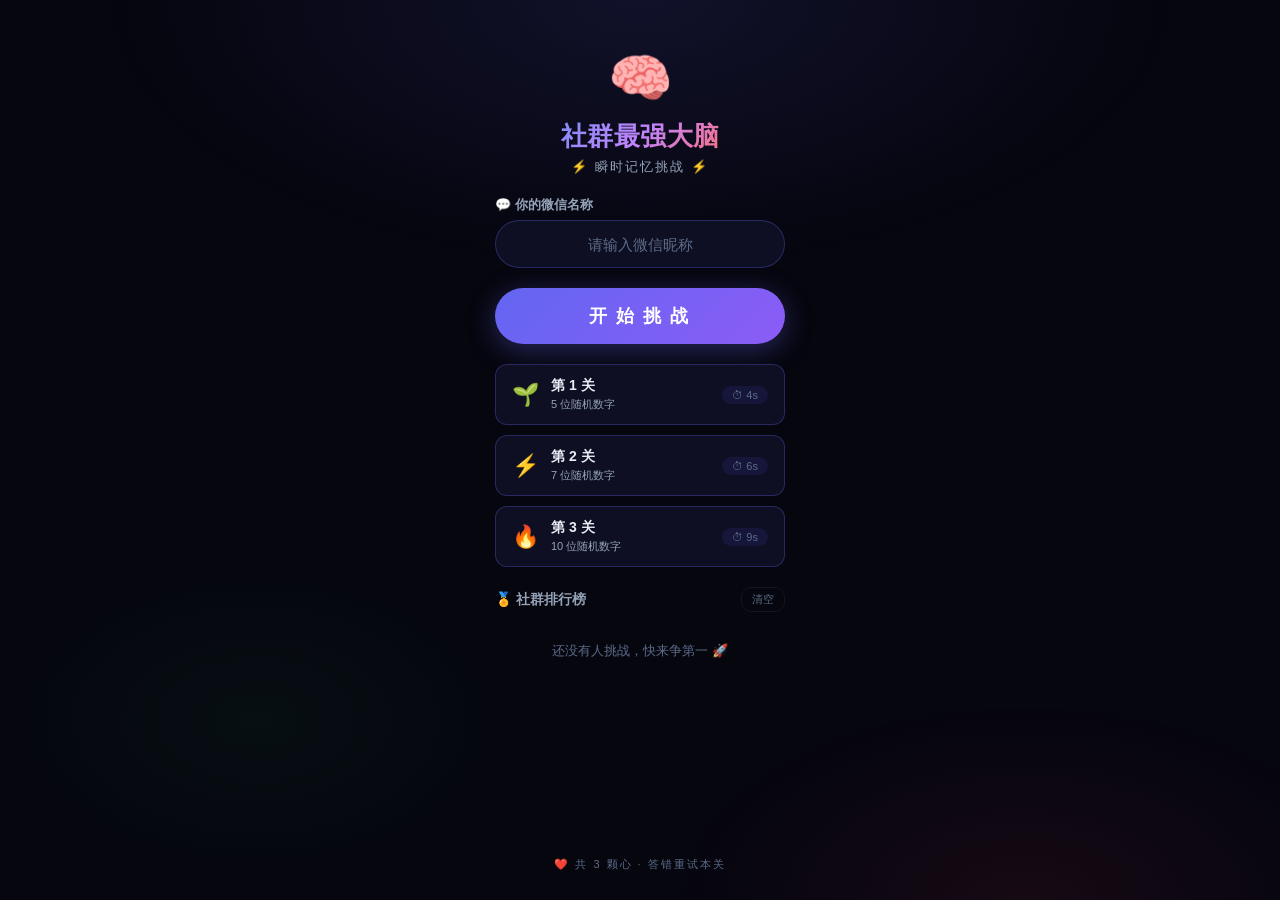
<file: index.html>
<!DOCTYPE html>
<html lang="zh-CN">
<head>
<meta charset="UTF-8">
<meta name="viewport" content="width=device-width, initial-scale=1.0, maximum-scale=1.0, user-scalable=no, viewport-fit=cover">
<title>社群最强大脑：瞬时记忆挑战</title>
<style>
/* ============================================================
   CSS Reset & Design Tokens
   ============================================================ */
*, *::before, *::after { box-sizing: border-box; margin: 0; padding: 0; }

:root {
  --bg-deep:    #06060f;
  --bg-card:    #0f0f23;
  --bg-surface: #16163a;
  --border:     rgba(99, 102, 241, 0.30);
  --border-glow: rgba(99, 102, 241, 0.55);
  --primary:    #6366f1;
  --primary-lt: #818cf8;
  --accent:     #f43f5e;
  --accent-lt:  #fb7185;
  --gold:       #f59e0b;
  --success:    #22c55e;
  --text:       #e8ecf4;
  --text-dim:   #94a3b8;
  --text-muted: #5b6b88;
  --radius:     18px;
  --radius-sm:  12px;
  --font-mono:  'SF Mono', 'Cascadia Code', 'Consolas', 'Courier New', monospace;
  --font-sans:  -apple-system, BlinkMacSystemFont, 'Segoe UI', 'PingFang SC',
                'Hiragino Sans GB', 'Microsoft YaHei', 'Noto Sans SC', sans-serif;
}

html, body {
  height: 100%;
  font-family: var(--font-sans);
  background: var(--bg-deep);
  color: var(--text);
  overflow-x: hidden;
  -webkit-tap-highlight-color: transparent;
  -webkit-user-select: none;
  user-select: none;
  -webkit-font-smoothing: antialiased;
}

body::before {
  content: '';
  position: fixed; inset: 0; z-index: 0; pointer-events: none;
  background:
    radial-gradient(ellipse 70% 50% at 50% 0%,   rgba(99,102,241,0.12) 0%, transparent 60%),
    radial-gradient(ellipse 50% 40% at 80% 100%, rgba(244,63,94,0.07)  0%, transparent 55%),
    radial-gradient(ellipse 40% 35% at 20% 80%, rgba(34,197,94,0.05)   0%, transparent 55%);
}

/* ============================================================
   App Shell
   ============================================================ */
.app {
  position: relative; z-index: 1;
  width: 100%; max-width: 430px;
  min-height: 100dvh;
  margin: 0 auto;
  padding: 20px 16px 28px;
  display: flex; flex-direction: column;
}

/* ============================================================
   Page switching
   ============================================================ */
.page { display: none; flex-direction: column; flex: 1; }
.page.active { display: flex; }

/* ============================================================
   HOME PAGE
   ============================================================ */
.home-page {
  align-items: center; justify-content: flex-start;
  gap: 20px; padding-top: 28px;
  animation: fadeUp 0.55s ease;
}

.brand-block { text-align: center; }

.brand-block .emoji {
  display: block; font-size: 52px; margin-bottom: 10px;
  animation: float 2.6s ease-in-out infinite;
}

.brand-block h1 {
  font-size: 26px; font-weight: 850; letter-spacing: 0.5px;
  line-height: 1.35;
  background: linear-gradient(135deg, var(--primary-lt), #c084fc, var(--accent-lt));
  -webkit-background-clip: text; -webkit-text-fill-color: transparent;
  background-clip: text;
}

.brand-block .tagline {
  margin-top: 4px; font-size: 13px; color: var(--text-dim); letter-spacing: 2px;
}

/* ── nickname ── */
.nickname-wrap {
  width: 100%; max-width: 290px;
  display: flex; flex-direction: column; gap: 6px;
}

.nickname-wrap .nick-label {
  font-size: 13px; font-weight: 700; color: var(--text-dim);
  display: flex; align-items: center; gap: 6px;
}

.nickname-row {
  display: flex; gap: 8px;
}

.nickname-input {
  flex: 1; height: 48px;
  padding: 0 16px;
  border: 1px solid var(--border);
  border-radius: 50px;
  background: var(--bg-card);
  color: var(--text);
  font-size: 15px; font-weight: 600;
  text-align: center;
  outline: none;
  transition: border-color 0.25s ease, box-shadow 0.25s ease;
  font-family: var(--font-sans);
}

.nickname-input::placeholder { color: var(--text-muted); font-weight: 400; }
.nickname-input:focus {
  border-color: var(--primary-lt);
  box-shadow: 0 0 0 3px rgba(99,102,241,0.15);
}

.wechat-badge-inline {
  display: inline-flex; align-items: center; gap: 3px;
  font-size: 11px; color: var(--success);
  background: rgba(34,197,94,0.12);
  padding: 4px 10px; border-radius: 20px;
  white-space: nowrap; font-weight: 600;
  animation: fadeUp 0.4s ease;
}

.start-btn {
  width: 100%; max-width: 290px;
  padding: 16px 0;
  border: none; border-radius: 50px;
  background: linear-gradient(135deg, var(--primary), #8b5cf6);
  color: #fff; font-size: 18px; font-weight: 750; letter-spacing: 2px;
  cursor: pointer;
  box-shadow: 0 6px 28px rgba(99,102,241,0.35);
  transition: transform 0.18s ease, box-shadow 0.18s ease;
}
.start-btn:active { transform: scale(0.96); box-shadow: 0 4px 18px rgba(99,102,241,0.45); }

.level-preview {
  width: 100%; max-width: 290px;
  display: flex; flex-direction: column; gap: 10px;
}

.level-row {
  display: flex; align-items: center; gap: 12px;
  padding: 12px 16px;
  background: var(--bg-card);
  border: 1px solid var(--border);
  border-radius: var(--radius-sm);
  font-size: 14px;
}

.level-row .lv-icon  { font-size: 22px; flex-shrink: 0; }
.level-row .lv-info  { flex: 1; }
.level-row .lv-title { font-weight: 700; }
.level-row .lv-desc  { font-size: 11px; color: var(--text-dim); margin-top: 2px; }
.level-row .lv-tag   { font-size: 11px; color: var(--text-muted); background: var(--bg-surface); padding: 3px 10px; border-radius: 12px; white-space: nowrap; }

/* ── leaderboard ── */
.lb-section {
  width: 100%; max-width: 290px;
  display: flex; flex-direction: column; gap: 10px;
}

.lb-header {
  display: flex; align-items: center; justify-content: space-between;
}

.lb-header .lb-title {
  font-size: 14px; font-weight: 750; color: var(--text-dim);
  display: flex; align-items: center; gap: 6px;
}

.lb-header .lb-clear {
  font-size: 11px; color: var(--text-muted);
  background: none; border: none; cursor: pointer;
  padding: 4px 10px; border-radius: 10px;
  border: 1px solid rgba(255,255,255,0.06);
}
.lb-header .lb-clear:active { background: rgba(244,63,94,0.15); color: var(--accent); }

.lb-list {
  display: flex; flex-direction: column;
  max-height: 220px; overflow-y: auto;
  -webkit-overflow-scrolling: touch;
}

.lb-item {
  display: flex; align-items: center; gap: 10px;
  padding: 10px 12px;
  border-bottom: 1px solid rgba(255,255,255,0.03);
  font-size: 13px;
}

.lb-item .lb-rank {
  width: 26px; height: 26px;
  border-radius: 50%;
  display: flex; align-items: center; justify-content: center;
  font-size: 12px; font-weight: 800; flex-shrink: 0;
}
.lb-item .lb-rank.r1 { background: rgba(245,158,11,0.25);  color: var(--gold); }
.lb-item .lb-rank.r2 { background: rgba(148,163,184,0.18); color: #c0c8d4; }
.lb-item .lb-rank.r3 { background: rgba(180,130,80,0.2);   color: #d4a860; }
.lb-item .lb-rank.rn { background: rgba(255,255,255,0.04); color: var(--text-dim); }

.lb-item .lb-name  { flex: 1; font-weight: 650; color: var(--text); overflow: hidden; text-overflow: ellipsis; white-space: nowrap; }
.lb-item .lb-info  { text-align: right; flex-shrink: 0; }
.lb-item .lb-info .lb-time { font-weight: 700; color: var(--primary-lt); font-family: var(--font-mono); font-size: 13px; }
.lb-item .lb-info .lb-meta { font-size: 10px; color: var(--text-muted); }

.lb-empty { text-align: center; font-size: 13px; color: var(--text-muted); padding: 20px 0; }

.home-footer {
  text-align: center; font-size: 11px; color: var(--text-muted); letter-spacing: 2px;
  margin-top: auto; padding-top: 10px;
}

/* ============================================================
   GAME PAGE
   ============================================================ */
.game-topbar {
  display: flex; justify-content: space-between; align-items: center;
  padding: 6px 4px 18px;
}

.level-badge {
  font-size: 14px; font-weight: 700; color: var(--text-dim);
  background: var(--bg-card); padding: 7px 16px;
  border-radius: 22px; border: 1px solid var(--border);
}

.hearts-row { display: flex; gap: 5px; }
.heart-icon { font-size: 24px; transition: all 0.35s ease; }
.heart-icon.broken { opacity: 0.18; transform: scale(0.65); filter: grayscale(1); }

.game-main {
  flex: 1; display: flex; flex-direction: column;
  align-items: center; justify-content: center; gap: 26px;
}

/* ── countdown ring ── */
.ring-wrap { position: relative; width: 112px; height: 112px; }
.ring-wrap svg { transform: rotate(-90deg); width: 112px; height: 112px; }
.ring-wrap .ring-bg { fill: none; stroke: var(--bg-surface); stroke-width: 6; }
.ring-wrap .ring-fg {
  fill: none; stroke: var(--primary-lt); stroke-width: 6;
  stroke-linecap: round; transition: stroke-dashoffset 0.12s linear;
}
.ring-text {
  position: absolute; inset: 0; display: flex; align-items: center; justify-content: center;
  font-size: 34px; font-weight: 850; font-family: var(--font-mono); color: var(--primary-lt);
}

/* ── memory number ── */
.mem-num {
  font-size: 44px; font-weight: 900; font-family: var(--font-mono);
  letter-spacing: 14px;
  color: #fff;
  text-shadow: 0 0 38px rgba(129,140,248,0.65), 0 0 70px rgba(99,102,241,0.3);
  min-height: 56px; display: flex; align-items: center; justify-content: center;
  animation: numPop 0.32s ease;
}
.mem-num.hidden { display: none; }

.hint-line { font-size: 14px; color: var(--text-dim); text-align: center; min-height: 22px; }

/* ── input block ── */
.input-block { display: none; flex-direction: column; align-items: center; gap: 16px; width: 100%; }
.input-block.on { display: flex; }

.answer-box {
  width: 100%; max-width: 280px; height: 54px;
  background: var(--bg-surface); border: 2px solid var(--border);
  border-radius: var(--radius-sm);
  display: flex; align-items: center; justify-content: center;
  font-size: 28px; font-weight: 850; font-family: var(--font-mono);
  letter-spacing: 8px; color: var(--text);
}
.answer-box .caret {
  display: inline-block; width: 2px; height: 32px; background: var(--primary-lt);
  animation: blinkCaret 1s step-end infinite;
}

/* ── numpad ── */
.pad {
  display: grid; grid-template-columns: repeat(3, 1fr);
  gap: 10px; width: 100%; max-width: 280px;
}
.pad button {
  aspect-ratio: 1;
  border-radius: var(--radius-sm);
  border: 1px solid var(--border);
  background: var(--bg-card);
  color: var(--text);
  font-size: 22px; font-weight: 750;
  cursor: pointer;
  transition: all 0.14s ease;
  display: flex; align-items: center; justify-content: center;
  -webkit-tap-highlight-color: transparent;
}
.pad button:active { background: var(--primary); border-color: var(--primary-lt); transform: scale(0.92); }

.pad .btn-del  { color: var(--accent); font-size: 18px; }
.pad .btn-go   {
  font-size: 16px; font-weight: 850; color: #fff;
  background: var(--primary); border-color: var(--primary-lt);
  grid-column: span 2; aspect-ratio: auto; height: 54px; letter-spacing: 2px;
}

/* ── per-question result banner ── */
.q-result {
  display: none; align-items: center; gap: 10px;
  padding: 14px 20px; border-radius: var(--radius-sm);
  font-size: 15px; font-weight: 750;
  animation: fadeUp 0.3s ease;
}
.q-result.on { display: flex; }
.q-result.correct { background: rgba(34,197,94,0.12); color: var(--success); border: 1px solid rgba(34,197,94,0.3); }
.q-result.wrong   { background: rgba(244,63,94,0.12);  color: var(--accent);   border: 1px solid rgba(244,63,94,0.3); }

/* ============================================================
   RESULT PAGE
   ============================================================ */
.result-page {
  align-items: center; padding-top: 20px; gap: 14px;
  animation: fadeUp 0.5s ease;
}

.big-emoji { font-size: 54px; animation: float 2.6s ease-in-out infinite; }
.title-line {
  font-size: 20px; font-weight: 850;
  background: linear-gradient(135deg, var(--gold), var(--accent-lt));
  -webkit-background-clip: text; -webkit-text-fill-color: transparent;
  background-clip: text;
}

.share-card {
  width: 100%;
  background: linear-gradient(150deg, #111133, #0d0d28);
  border: 1px solid var(--border-glow);
  border-radius: var(--radius);
  padding: 20px 18px;
  display: flex; flex-direction: column; gap: 12px;
  box-shadow: 0 12px 40px rgba(99,102,241,0.14);
}

.share-card .card-header {
  text-align: center; font-size: 13px; font-weight: 750; color: var(--primary-lt); letter-spacing: 2px;
}

.share-card .card-player {
  text-align: center; font-size: 15px; font-weight: 750; color: #fff;
  padding: 6px 0; border-bottom: 1px solid rgba(255,255,255,0.06);
}
.share-card .card-player .wx-tag {
  display: inline-block;
  font-size: 11px; color: var(--success); background: rgba(34,197,94,0.12);
  padding: 2px 8px; border-radius: 8px;
  margin-left: 6px; font-weight: 600;
}

.stats-row {
  display: grid; grid-template-columns: repeat(3, 1fr); gap: 10px;
}
.stat-cell {
  text-align: center; padding: 12px 4px;
  background: rgba(255,255,255,0.025); border-radius: var(--radius-sm);
}
.stat-cell .big   { font-size: 25px; font-weight: 900; font-family: var(--font-mono); color: #fff; }
.stat-cell .label { font-size: 11px; color: var(--text-dim); margin-top: 4px; }

.rank-strip {
  text-align: center; padding: 12px; border-radius: 26px;
  font-size: 16px; font-weight: 800; letter-spacing: 2px;
}
.rank-strip.sss  { background: rgba(245,158,11,0.18);  color: var(--gold); }
.rank-strip.ss   { background: rgba(99,102,241,0.18);   color: var(--primary-lt); }
.rank-strip.s    { background: rgba(129,140,248,0.12);  color: #a5b4fc; }
.rank-strip.a    { background: rgba(148,163,184,0.10);  color: var(--text-dim); }

.share-card .watermark { text-align: center; font-size: 10px; color: var(--text-muted); letter-spacing: 2px; }

/* ── QR code section ── */
.qr-section {
  width: 100%;
  background: linear-gradient(150deg, #111133, #0d0d28);
  border: 1px solid var(--border-glow);
  border-radius: var(--radius);
  padding: 20px 18px 16px;
  display: flex; flex-direction: column;
  align-items: center; gap: 12px;
  box-shadow: 0 12px 40px rgba(99,102,241,0.14);
}

.qr-section .qr-title {
  font-size: 14px; font-weight: 750; color: var(--gold);
  text-align: center; letter-spacing: 1px;
}

.qr-img-wrap {
  width: 170px; height: 170px;
  border-radius: 14px;
  overflow: hidden;
  background: #fff;
  padding: 8px;
  display: flex; align-items: center; justify-content: center;
}

.qr-img-wrap img,
.qr-img-wrap canvas {
  width: 100%; height: 100%;
  display: block;
}

.qr-section .qr-hint {
  font-size: 13px; color: var(--text-dim);
  text-align: center; line-height: 1.6;
}

.qr-section .qr-highlight {
  display: inline-block;
  color: var(--accent-lt); font-weight: 750;
  background: rgba(244,63,94,0.1);
  padding: 3px 10px; border-radius: 12px;
  margin-top: 4px;
}

.result-rank-snippet {
  width: 100%; text-align: center;
  font-size: 13px; color: var(--text-dim);
  padding: 8px; background: rgba(245,158,11,0.06);
  border-radius: var(--radius-sm);
}

.act-row { display: flex; gap: 10px; width: 100%; }
.btn {
  flex: 1; padding: 14px; border-radius: 50px; border: none;
  font-size: 15px; font-weight: 750; cursor: pointer;
  transition: all 0.18s ease; letter-spacing: 1px;
  text-align: center;
}
.btn:active { transform: scale(0.95); }
.btn-solid  { background: var(--primary); color: #fff; }
.btn-ghost  { background: transparent; border: 1px solid var(--border); color: var(--text); }

/* ============================================================
   Toast
   ============================================================ */
.toast-overlay {
  position: fixed; inset: 0; z-index: 200; pointer-events: none;
  display: flex; align-items: center; justify-content: center;
  opacity: 0; transition: opacity 0.22s ease;
}
.toast-overlay.show { opacity: 1; }
.toast-icon { font-size: 80px; animation: toastPop 0.55s ease; }

/* ============================================================
   Animations
   ============================================================ */
@keyframes fadeUp {
  from { opacity: 0; transform: translateY(26px); }
  to   { opacity: 1; transform: translateY(0); }
}
@keyframes float {
  0%, 100% { transform: translateY(0); }
  50%      { transform: translateY(-8px); }
}
@keyframes numPop {
  from { opacity: 0; transform: scale(0.75); letter-spacing: 26px; }
  to   { opacity: 1; transform: scale(1);    letter-spacing: 14px; }
}
@keyframes blinkCaret {
  0%, 100% { opacity: 1; }
  50%      { opacity: 0; }
}
@keyframes toastPop {
  0%   { opacity: 0; transform: scale(0.25); }
  50%  { opacity: 1; transform: scale(1.18); }
  100% { opacity: 1; transform: scale(1); }
}
@keyframes shake {
  0%, 100% { transform: translateX(0); }
  15%      { transform: translateX(-9px); }
  35%      { transform: translateX(9px); }
  55%      { transform: translateX(-6px); }
  75%      { transform: translateX(6px); }
}
.shake { animation: shake 0.5s ease; }

@media (max-width: 360px) {
  .brand-block h1 { font-size: 21px; }
  .mem-num { font-size: 36px; letter-spacing: 10px; }
  .pad { gap: 8px; }
  .pad button { font-size: 20px; }
}
</style>
</head>
<body>

<div class="app" id="app">

  <!-- =================== HOME =================== -->
  <div class="page home-page active" id="pg-home">
    <div class="brand-block">
      <span class="emoji">🧠</span>
      <h1>社群最强大脑</h1>
      <p class="tagline">⚡ 瞬时记忆挑战 ⚡</p>
    </div>

    <!-- nickname -->
    <div class="nickname-wrap">
      <label class="nick-label" for="nickname-input">
        💬 你的微信名称
        <span id="wx-detect-badge" style="display:none;"></span>
      </label>
      <div class="nickname-row">
        <input type="text" class="nickname-input" id="nickname-input"
               placeholder="请输入微信昵称" maxlength="20" autocomplete="name">
      </div>
      <div id="nick-hint" style="display:none;font-size:11px;color:var(--text-muted);text-align:center;">
        💡 已自动读取您上次填写的昵称
      </div>
    </div>

    <button class="start-btn" id="btn-start" onclick="launchGame()">开 始 挑 战</button>

    <div class="level-preview">
      <div class="level-row">
        <span class="lv-icon">🌱</span>
        <div class="lv-info"><div class="lv-title">第 1 关</div><div class="lv-desc">5 位随机数字</div></div>
        <span class="lv-tag">⏱ 4s</span>
      </div>
      <div class="level-row">
        <span class="lv-icon">⚡</span>
        <div class="lv-info"><div class="lv-title">第 2 关</div><div class="lv-desc">7 位随机数字</div></div>
        <span class="lv-tag">⏱ 6s</span>
      </div>
      <div class="level-row">
        <span class="lv-icon">🔥</span>
        <div class="lv-info"><div class="lv-title">第 3 关</div><div class="lv-desc">10 位随机数字</div></div>
        <span class="lv-tag">⏱ 9s</span>
      </div>
    </div>

    <!-- leaderboard -->
    <div class="lb-section" id="lb-section">
      <div class="lb-header">
        <span class="lb-title">🏅 社群排行榜</span>
        <button class="lb-clear" id="lb-clear" onclick="clearLeaderboard()">清空</button>
      </div>
      <div class="lb-list" id="lb-list">
        <div class="lb-empty">还没有人挑战，快来争第一 🚀</div>
      </div>
    </div>

    <p class="home-footer">❤️ 共 3 颗心 · 答错重试本关</p>
  </div>

  <!-- =================== GAME =================== -->
  <div class="page" id="pg-game">
    <div class="game-topbar">
      <div class="level-badge" id="badge-level">第 1/3 关</div>
      <div class="hearts-row" id="hearts-row">
        <span class="heart-icon">❤️</span>
        <span class="heart-icon">❤️</span>
        <span class="heart-icon">❤️</span>
      </div>
    </div>

    <div class="game-main">
      <div class="ring-wrap" id="ring-wrap">
        <svg viewBox="0 0 112 112">
          <circle class="ring-bg" cx="56" cy="56" r="50"/>
          <circle class="ring-fg"  id="ring-fg" cx="56" cy="56" r="50"
                  stroke-dasharray="314.159" stroke-dashoffset="0"/>
        </svg>
        <div class="ring-text" id="ring-txt">3</div>
      </div>

      <div class="mem-num" id="mem-num"></div>
      <p class="hint-line" id="hint-line">准备好了吗？</p>

      <div class="input-block" id="input-block">
        <div class="answer-box">
          <span id="ans-text"></span><span class="caret" id="caret"></span>
        </div>
        <div class="pad" id="pad">
          <button data-key="1">1</button>
          <button data-key="2">2</button>
          <button data-key="3">3</button>
          <button data-key="4">4</button>
          <button data-key="5">5</button>
          <button data-key="6">6</button>
          <button data-key="7">7</button>
          <button data-key="8">8</button>
          <button data-key="9">9</button>
          <button class="btn-del" data-key="del">⌫</button>
          <button data-key="0">0</button>
          <button class="btn-go" data-key="go">确 定</button>
        </div>
      </div>

      <div class="q-result" id="q-result"></div>
    </div>
  </div>

  <!-- =================== RESULT =================== -->
  <div class="page result-page" id="pg-result">
    <div class="big-emoji" id="res-icon"></div>
    <div class="title-line" id="res-title"></div>

    <!-- share card -->
    <div class="share-card" id="share-card">
      <div class="card-header">🏆 战 绩 卡 片 🏆</div>
      <div class="card-player" id="card-player"></div>
      <div class="stats-row">
        <div class="stat-cell"><div class="big" id="st-levels">--</div><div class="label">通关</div></div>
        <div class="stat-cell"><div class="big" id="st-accuracy">--</div><div class="label">正确率</div></div>
        <div class="stat-cell"><div class="big" id="st-time">--</div><div class="label">总耗时</div></div>
      </div>
      <div class="rank-strip" id="rank-strip"></div>
      <div class="watermark">社群最强大脑 · 瞬时记忆挑战</div>
    </div>

    <!-- QR code section -->
    <div class="qr-section" id="qr-section">
      <div class="qr-title">🎁 参与有礼</div>
      <div class="qr-img-wrap" id="qr-img-wrap">
        <img id="qr-img" src="qrcode.jpg" alt="扫码联系助理"
             style="display:none;"
             onerror="handleQrError()">
        <canvas id="qr-canvas" width="154" height="154" style="display:none;"></canvas>
        <div id="qr-placeholder" style="color:var(--text-muted);font-size:13px;text-align:center;line-height:1.5;">
          📷<br>请将二维码图片<br>保存为 <b>qrcode.jpg</b><br>放入项目文件夹
        </div>
      </div>
      <div class="qr-hint">
        感谢参与脑力游戏<br>
        <span class="qr-highlight">联系助理获取 5 元商城现金券</span>
      </div>
    </div>

    <div class="result-rank-snippet" id="rank-snippet"></div>

    <div class="act-row">
      <button class="btn btn-ghost" onclick="goHome()">🏠 返回</button>
      <button class="btn btn-solid" onclick="retryGame()">🔄 再来一局</button>
    </div>
  </div>

</div>

<!-- toast -->
<div class="toast-overlay" id="toast-overlay">
  <div class="toast-icon" id="toast-icon"></div>
</div>

<script>
;(function() {
  /* ==========================================================
     Constants
     ========================================================== */
  var LEVELS = [
    { id: 1, name: '第 1 关', digits: 5,  time: 4000,  icon: '🌱' },
    { id: 2, name: '第 2 关', digits: 7,  time: 6000,  icon: '⚡' },
    { id: 3, name: '第 3 关', digits: 10, time: 9000,  icon: '🔥' },
  ];

  var TOTAL_LEVELS = LEVELS.length;
  var MAX_LIVES    = 3;
  var READY_SEC    = 3;
  var RING_CIRCUM  = 2 * Math.PI * 50;
  var STORAGE_KEY  = 'memory_game_leaderboard_v2';
  var NICK_KEY     = 'memory_game_nickname';
  var COOKIE_KEY   = 'mg_nick';

  /* ==========================================================
     Cookie helpers (backup for localStorage)
     ========================================================== */
  function setCookie(name, value, days) {
    var d = new Date();
    d.setTime(d.getTime() + days * 24 * 60 * 60 * 1000);
    document.cookie = name + '=' + encodeURIComponent(value) +
      ';expires=' + d.toUTCString() + ';path=/;SameSite=Lax';
  }

  function getCookie(name) {
    var match = document.cookie.match(new RegExp('(^| )' + name + '=([^;]+)'));
    return match ? decodeURIComponent(match[2]) : null;
  }

  /* ==========================================================
     WeChat detection
     ========================================================== */
  var ua = navigator.userAgent.toLowerCase();
  var isWeChat = ua.indexOf('micromessenger') !== -1;

  /* ==========================================================
     State
     ========================================================== */
  var state = {
    playerName: '',
    currentLevelIdx: 0,
    lives: MAX_LIVES,
    cleared: 0,
    currentNumber: '',
    userInput: '',
    isInputPhase: false,
    gameStartTs: 0,
    totalTimeMs: 0,
    questionStartTs: 0,
    levelAttempts: [],
    questionsAnswered: 0,
    questionsCorrect: 0,
    animId: 0,
    timerId: 0,
  };

  /* ==========================================================
     DOM cache
     ========================================================== */
  var $ = function(s) { return document.querySelector(s); };

  var pgHome   = $('#pg-home');
  var pgGame   = $('#pg-game');
  var pgResult = $('#pg-result');

  var nicknameInput  = $('#nickname-input');
  var wxDetectBadge  = $('#wx-detect-badge');

  var badgeLevel  = $('#badge-level');
  var heartsRow   = $('#hearts-row');
  var ringWrap    = $('#ring-wrap');
  var ringFg      = $('#ring-fg');
  var ringTxt     = $('#ring-txt');
  var memNum      = $('#mem-num');
  var hintLine    = $('#hint-line');
  var inputBlock  = $('#input-block');
  var ansText     = $('#ans-text');
  var caretEl     = $('#caret');
  var padEl       = $('#pad');
  var qResult     = $('#q-result');

  var resIcon      = $('#res-icon');
  var resTitle     = $('#res-title');
  var cardPlayer   = $('#card-player');
  var stLevels     = $('#st-levels');
  var stAccuracy   = $('#st-accuracy');
  var stTime       = $('#st-time');
  var rankStrip    = $('#rank-strip');
  var rankSnippet  = $('#rank-snippet');

  // QR
  var qrImg        = $('#qr-img');
  var qrCanvas     = $('#qr-canvas');
  var qrPlaceholder = $('#qr-placeholder');

  var toastOverlay = $('#toast-overlay');
  var toastIcon    = $('#toast-icon');
  var lbList       = $('#lb-list');

  /* ==========================================================
     Leaderboard (localStorage)
     ========================================================== */
  function loadLeaderboard() {
    try {
      var raw = localStorage.getItem(STORAGE_KEY);
      return raw ? JSON.parse(raw) : [];
    } catch (e) { return []; }
  }

  function saveLeaderboard(records) {
    records.sort(function(a, b) {
      if (a.cleared !== b.cleared) return b.cleared - a.cleared;
      if (a.accuracy !== b.accuracy) return b.accuracy - a.accuracy;
      return a.timeMs - b.timeMs;
    });
    var top = records.slice(0, 50);
    try {
      localStorage.setItem(STORAGE_KEY, JSON.stringify(top));
    } catch (e) {
      localStorage.setItem(STORAGE_KEY, JSON.stringify(top.slice(0, 20)));
    }
    return top;
  }

  function addRecord(rec) {
    var records = loadLeaderboard();
    records.push(rec);
    saveLeaderboard(records);
    renderLeaderboard();
  }

  window.clearLeaderboard = function() {
    if (confirm('确定要清空排行榜吗？此操作不可撤销。')) {
      localStorage.removeItem(STORAGE_KEY);
      renderLeaderboard();
    }
  };

  function renderLeaderboard() {
    var records = loadLeaderboard();
    if (!records.length) {
      lbList.innerHTML = '<div class="lb-empty">还没有人挑战，快来争第一 🚀</div>';
      return;
    }
    var html = '';
    for (var i = 0; i < records.length; i++) {
      var r = records[i];
      var rankClass = i === 0 ? 'r1' : i === 1 ? 'r2' : i === 2 ? 'r3' : 'rn';
      var rankIcon = i === 0 ? '👑' : i === 1 ? '🥈' : i === 2 ? '🥉' : (i + 1);
      html += '<div class="lb-item">' +
        '<div class="lb-rank ' + rankClass + '">' + rankIcon + '</div>' +
        '<div class="lb-name">' + escHtml(r.name) + '</div>' +
        '<div class="lb-info">' +
          '<div class="lb-time">' + formatMs(r.timeMs) + '</div>' +
          '<div class="lb-meta">' + r.cleared + '关 · ' + r.accuracy + '% · ' + r.date + '</div>' +
        '</div>' +
      '</div>';
    }
    lbList.innerHTML = html;
  }

  function escHtml(s) {
    var div = document.createElement('div');
    div.appendChild(document.createTextNode(s));
    return div.innerHTML;
  }

  /* ==========================================================
     Page helpers
     ========================================================== */
  function switchPage(page) {
    pgHome.classList.remove('active');
    pgGame.classList.remove('active');
    pgResult.classList.remove('active');
    page.classList.add('active');
  }

  /* ==========================================================
     Toast
     ========================================================== */
  function flashToast(emoji) {
    toastIcon.textContent = emoji;
    toastOverlay.classList.add('show');
    clearTimeout(state._toastTid);
    state._toastTid = setTimeout(function() {
      toastOverlay.classList.remove('show');
    }, 620);
  }

  /* ==========================================================
     Hearts
     ========================================================== */
  function renderHearts() {
    var h = '';
    for (var i = 0; i < MAX_LIVES; i++) {
      h += '<span class="heart-icon' + (i >= state.lives ? ' broken' : '') + '">❤️</span>';
    }
    heartsRow.innerHTML = h;
  }

  /* ==========================================================
     Random digit string
     ========================================================== */
  function randNum(len) {
    var s = '';
    for (var i = 0; i < len; i++) s += Math.floor(Math.random() * 10);
    return s;
  }

  /* ==========================================================
     QR code - try local image, fallback to canvas generation
     ========================================================== */
  var qrImageOk = false;

  function initQrCode() {
    // Reset
    qrImg.style.display = 'none';
    qrCanvas.style.display = 'none';
    qrPlaceholder.style.display = 'none';

    if (qrImageOk) {
      // Image loaded successfully earlier
      qrImg.style.display = 'block';
      return;
    }

    // Try local image
    qrImg.style.display = 'block';
    qrPlaceholder.style.display = 'none';
  }

  window.handleQrError = function() {
    // Local qrcode.png failed to load → generate via canvas
    qrImg.style.display = 'none';
    qrPlaceholder.style.display = 'none';
    generateQrCanvas();
  };

  function generateQrCanvas() {
    // Generate fallback — try qrcode.jpg then qrcode.png
    var formats = ['qrcode.jpg', 'qrcode.png'];
    tryFormat(0);

    function tryFormat(idx) {
      if (idx >= formats.length) {
        // All failed
        qrCanvas.style.display = 'none';
        qrPlaceholder.style.display = 'block';
        qrPlaceholder.innerHTML = '📷<br>请将二维码图片<br>保存为 <b>qrcode.jpg</b><br>放入项目文件夹';
        return;
      }
      var img = new Image();
      img.onload = function() {
        var ctx = qrCanvas.getContext('2d');
        ctx.fillStyle = '#ffffff';
        ctx.fillRect(0, 0, 154, 154);
        ctx.drawImage(img, 0, 0, 154, 154);
        qrCanvas.style.display = 'block';
      };
      img.onerror = function() { tryFormat(idx + 1); };
      img.src = formats[idx];
    }
  }

  function preCheckQrImage() {
    var formats = ['qrcode.jpg', 'qrcode.png'];
    tryCheck(0);

    function tryCheck(idx) {
      if (idx >= formats.length) {
        qrImageOk = false;
        return;
      }
      var img = new Image();
      img.onload = function() {
        qrImageOk = true;
        // Update the visible img element src to the working format
        qrImg.src = formats[idx];
      };
      img.onerror = function() { tryCheck(idx + 1); };
      img.src = formats[idx];
    }
  }

  /* ==========================================================
     Launch / Retry
     ========================================================== */
  window.launchGame = function() {
    var name = nicknameInput.value.trim();
    if (!name) {
      nicknameInput.focus();
      nicknameInput.style.borderColor = 'var(--accent)';
      nicknameInput.style.boxShadow = '0 0 0 3px rgba(244,63,94,0.2)';
      setTimeout(function() {
        nicknameInput.style.borderColor = '';
        nicknameInput.style.boxShadow = '';
      }, 1500);
      return;
    }

    // persist nickname to both localStorage + cookie
    try { localStorage.setItem(NICK_KEY, name); } catch (e) {}
    setCookie(COOKIE_KEY, name, 365);

    state.playerName        = name;
    state.currentLevelIdx   = 0;
    state.lives             = MAX_LIVES;
    state.cleared           = 0;
    state.totalTimeMs       = 0;
    state.levelAttempts     = [];
    state.questionsAnswered = 0;
    state.questionsCorrect  = 0;
    state.gameStartTs       = Date.now();

    renderHearts();
    switchPage(pgGame);
    loadLevel();
  };

  window.retryGame = function() {
    window.launchGame();
  };

  window.goHome = function() {
    cancelAnimationFrame(state.animId);
    clearTimeout(state.timerId);
    renderLeaderboard();
    switchPage(pgHome);
  };

  /* ==========================================================
     Level loading
     ========================================================== */
  function loadLevel() {
    var lv = LEVELS[state.currentLevelIdx];
    state.isInputPhase   = false;
    state.userInput      = '';
    state.currentNumber  = randNum(lv.digits);

    badgeLevel.textContent = '第 ' + lv.id + '/3 关';

    memNum.classList.remove('hidden');
    memNum.style.animation = 'none';
    void memNum.offsetWidth;
    memNum.style.animation = 'numPop 0.32s ease';
    memNum.textContent = '';

    ringWrap.style.display = '';
    ringFg.style.strokeDashoffset = '0';
    ringFg.style.stroke = 'var(--primary-lt)';

    inputBlock.classList.remove('on');
    qResult.classList.remove('on');
    hintLine.textContent = '准备好了吗？';

    ansText.textContent = '';
    caretEl.style.display = 'none';

    runCountdown(lv.time, lv.digits);
  }

  /* ==========================================================
     Countdown + memorise
     ========================================================== */
  function runCountdown(memoriseMs, digitCount) {
    var totalMs  = READY_SEC * 1000 + memoriseMs;
    var startTs  = Date.now();
    var phase    = 'ready';

    cancelAnimationFrame(state.animId);

    function frame() {
      var elapsed   = Date.now() - startTs;
      var remaining = Math.max(0, totalMs - elapsed);
      var progress  = 1 - (remaining / totalMs);

      ringFg.style.strokeDashoffset = (RING_CIRCUM * (1 - progress)).toFixed(2);

      if (phase === 'ready' && elapsed >= READY_SEC * 1000) {
        phase = 'show';
        memNum.textContent = state.currentNumber;
        hintLine.textContent = '记住这 ' + digitCount + ' 位数字！';
        ringFg.style.stroke = '#f59e0b';
      }

      if (phase === 'show' && elapsed >= totalMs) {
        phase = 'input';
        memNum.classList.add('hidden');
        ringWrap.style.display = 'none';
        hintLine.textContent = '请输入你记住的数字';
        inputBlock.classList.add('on');
        state.isInputPhase = true;
        state.questionStartTs = Date.now();
        caretEl.style.display = 'inline-block';
        return;
      }

      if (phase === 'ready') {
        ringTxt.textContent = Math.ceil((READY_SEC * 1000 - elapsed) / 1000);
      } else if (phase === 'show') {
        ringTxt.textContent = Math.max(0, (totalMs - elapsed) / 1000).toFixed(1);
      }

      state.animId = requestAnimationFrame(frame);
    }

    ringTxt.textContent = READY_SEC;
    state.animId = requestAnimationFrame(frame);
  }

  /* ==========================================================
     Input handling
     ========================================================== */
  function pushDigit(d) {
    if (!state.isInputPhase) return;
    var max = LEVELS[state.currentLevelIdx].digits;
    if (state.userInput.length >= max) return;
    state.userInput += d;
    ansText.textContent = state.userInput;
  }

  function popDigit() {
    if (!state.isInputPhase) return;
    state.userInput = state.userInput.slice(0, -1);
    ansText.textContent = state.userInput;
  }

  padEl.addEventListener('click', function(e) {
    var btn = e.target.closest('button');
    if (!btn) return;
    var key = btn.getAttribute('data-key');
    if (!key) return;
    if (key === 'del') { popDigit(); }
    else if (key === 'go') { handleSubmit(); }
    else { pushDigit(key); }
  });

  padEl.addEventListener('touchstart', function(e) {
    if (e.target.closest('button')) { e.preventDefault(); e.target.closest('button').click(); }
  }, { passive: false });

  document.addEventListener('keydown', function(e) {
    if (!state.isInputPhase) return;
    if (e.key >= '0' && e.key <= '9') pushDigit(e.key);
    else if (e.key === 'Backspace' || e.key === 'Delete') popDigit();
    else if (e.key === 'Enter') handleSubmit();
  });

  /* ==========================================================
     Submit
     ========================================================== */
  window.handleSubmit = function() {
    if (!state.isInputPhase) return;
    if (state.userInput.length === 0) {
      inputBlock.classList.add('shake');
      setTimeout(function() { inputBlock.classList.remove('shake'); }, 500);
      return;
    }

    state.isInputPhase = false;
    caretEl.style.display = 'none';

    var timeTaken  = Date.now() - state.questionStartTs;
    var isCorrect  = state.userInput === state.currentNumber;
    state.questionsAnswered++;

    qResult.classList.add('on');
    if (isCorrect) {
      state.questionsCorrect++;
      state.levelAttempts.push(timeTaken);
      qResult.className = 'q-result on correct';
      qResult.innerHTML = '✅ 回答正确！ 用时 <b>' + formatMs(timeTaken) + '</b>';
      flashToast('✅');
    } else {
      qResult.className = 'q-result on wrong';
      qResult.innerHTML = '❌ 回答错误！ 用时 <b>' + formatMs(timeTaken) + '</b>';
      flashToast('💔');
      inputBlock.classList.add('shake');
      setTimeout(function() { inputBlock.classList.remove('shake'); }, 500);
    }

    clearTimeout(state.timerId);
    state.timerId = setTimeout(function() {
      qResult.classList.remove('on');
      inputBlock.classList.remove('on');

      if (isCorrect) {
        state.cleared++;
        state.currentLevelIdx++;
        if (state.currentLevelIdx >= TOTAL_LEVELS) {
          endGame();
        } else {
          loadLevel();
        }
      } else {
        state.lives--;
        renderHearts();
        if (state.lives <= 0) {
          endGame();
        } else {
          loadLevel();
        }
      }
    }, 1000);
  };

  /* ==========================================================
     End game
     ========================================================== */
  function endGame() {
    cancelAnimationFrame(state.animId);
    clearTimeout(state.timerId);

    state.totalTimeMs = Date.now() - state.gameStartTs;

    var clearedOutOf = state.cleared + '/' + TOTAL_LEVELS;
    var accuracy     = state.questionsAnswered === 0 ? 0
                     : Math.round((state.questionsCorrect / state.questionsAnswered) * 100);

    // ── rank ──
    var icon, title, rankClass, rankLabel;
    if (state.cleared === TOTAL_LEVELS) {
      icon = '🏆'; title = '闪电大脑 · 至尊段位'; rankClass = 'sss'; rankLabel = '🏆 闪电大脑';
    } else if (state.cleared === 2) {
      icon = '🥇'; title = '记忆达人 · 钻石段位'; rankClass = 'ss';  rankLabel = '🥇 记忆达人';
    } else if (state.cleared === 1) {
      icon = '🥈'; title = '记忆新星 · 黄金段位'; rankClass = 's';   rankLabel = '🥈 记忆新星';
    } else {
      icon = '💪'; title = '继续努力 · 再接再厉'; rankClass = 'a';   rankLabel = '💪 继续努力';
    }

    // ── populate ──
    resIcon.textContent    = icon;
    resTitle.textContent   = title;
    cardPlayer.innerHTML   = '👤 ' + escHtml(state.playerName) + '<span class="wx-tag">微信</span>';
    stLevels.textContent   = clearedOutOf;
    stAccuracy.textContent = accuracy + '%';
    stTime.textContent     = formatMs(state.totalTimeMs);
    rankStrip.textContent  = rankLabel;
    rankStrip.className    = 'rank-strip ' + rankClass;

    // ── init QR code ──
    initQrCode();

    // ── save record ──
    var now = new Date();
    var dateStr = (now.getMonth() + 1) + '/' + now.getDate() + ' ' +
                  pad2(now.getHours()) + ':' + pad2(now.getMinutes());
    addRecord({
      name: state.playerName,
      cleared: state.cleared,
      accuracy: accuracy,
      timeMs: state.totalTimeMs,
      date: dateStr,
      ts: now.getTime(),
    });

    // ── rank snippet ──
    var all = loadLeaderboard();
    var myIdx = -1;
    for (var i = 0; i < all.length; i++) {
      if (all[i].ts === now.getTime() && all[i].name === state.playerName &&
          all[i].cleared === state.cleared && all[i].timeMs === state.totalTimeMs) {
        myIdx = i;
        break;
      }
    }
    if (myIdx >= 0) {
      rankSnippet.textContent = '📊 当前排名：第 ' + (myIdx + 1) + ' 名（共 ' + all.length + ' 人参与）';
    } else {
      rankSnippet.textContent = '📊 战绩已记录！';
    }

    switchPage(pgResult);
  }

  /* ==========================================================
     Helpers
     ========================================================== */
  function formatMs(ms) {
    var sec = (ms / 1000).toFixed(1);
    if (+sec < 60) return sec + 's';
    var m = Math.floor(+sec / 60);
    var s = Math.round(+sec % 60);
    return m + 'm' + s + 's';
  }

  function pad2(n) { return n < 10 ? '0' + n : '' + n; }

  /* ==========================================================
     Init
     ========================================================== */
  function init() {
    // ── WeChat detection ──
    if (isWeChat) {
      wxDetectBadge.style.display = 'inline-flex';
      wxDetectBadge.className = 'wechat-badge-inline';
      wxDetectBadge.textContent = '✅ 已在微信中';
      nicknameInput.placeholder = '点击输入你的微信昵称';
    }

    // ── Restore nickname (localStorage first, then cookie) ──
    var savedNick = '';
    try { savedNick = localStorage.getItem(NICK_KEY) || ''; } catch (e) {}
    if (!savedNick) { savedNick = getCookie(COOKIE_KEY) || ''; }
    if (savedNick) {
      nicknameInput.value = savedNick;
      // sync between storage
      try { localStorage.setItem(NICK_KEY, savedNick); } catch (e) {}
      setCookie(COOKIE_KEY, savedNick, 365);
      // show auto-fill hint
      var nickHint = document.getElementById('nick-hint');
      if (nickHint) {
        nickHint.style.display = 'block';
        nickHint.textContent = '💡 已自动读取：' + savedNick;
      }
    }

    // ── Pre-check QR image ──
    preCheckQrImage();

    renderLeaderboard();

    document.getElementById('btn-start').addEventListener('touchstart', function(e) {
      e.preventDefault(); this.click();
    }, { passive: false });
  }

  init();

})();
</script>

</body>
</html>
</file>
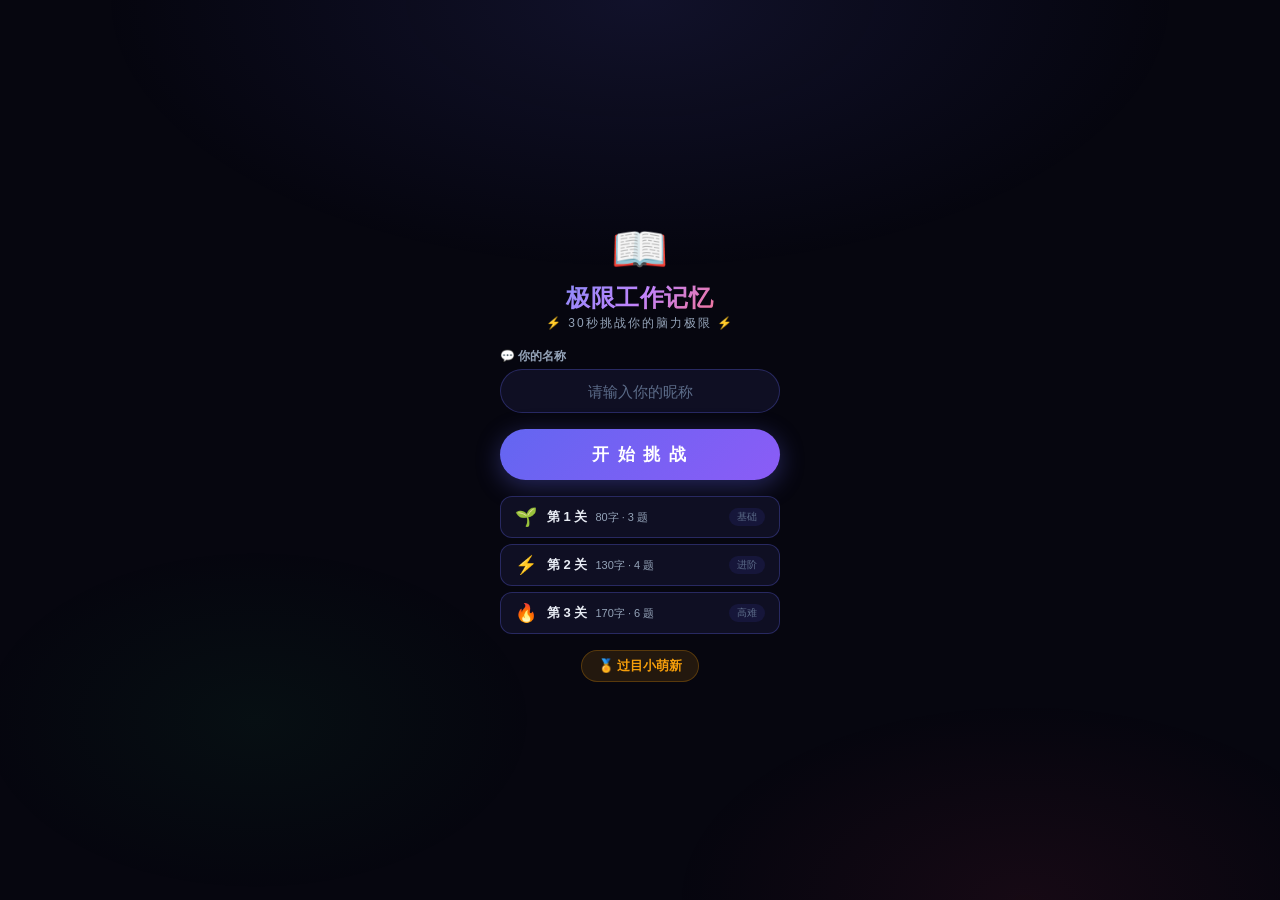
<file: h5_memory_game/index.html>
<!DOCTYPE html>
<html lang="zh-CN">
<head>
<meta charset="UTF-8">
<meta name="viewport" content="width=device-width, initial-scale=1.0, maximum-scale=1.0, user-scalable=no, viewport-fit=cover">
<title>极限工作记忆 · 社群最强大脑系列</title>
<link rel="stylesheet" href="css/style.css?v=3">
</head>
<body>

<div class="app" id="app">

  <!-- ==================== 首页 ==================== -->
  <div class="page home-page active" id="pg-home">
    <div class="brand-block">
      <span class="emoji">📖</span>
      <h1>极限工作记忆</h1>
      <p class="tagline">⚡ 30秒挑战你的脑力极限 ⚡</p>
    </div>

    <div class="nickname-wrap">
      <label class="nick-label" for="nickname-input">💬 你的名称</label>
      <input type="text" class="nickname-input" id="nickname-input"
             placeholder="请输入你的昵称" maxlength="16" autocomplete="name">
    </div>

    <button class="start-btn" id="btn-start">开 始 挑 战</button>

    <div class="level-preview">
      <div class="level-row">
        <span class="lv-icon">🌱</span>
        <div class="lv-info"><span class="lv-title">第 1 关</span><span class="lv-desc">80字 · 3 题</span></div>
        <span class="lv-tag">基础</span>
      </div>
      <div class="level-row">
        <span class="lv-icon">⚡</span>
        <div class="lv-info"><span class="lv-title">第 2 关</span><span class="lv-desc">130字 · 4 题</span></div>
        <span class="lv-tag">进阶</span>
      </div>
      <div class="level-row">
        <span class="lv-icon">🔥</span>
        <div class="lv-info"><span class="lv-title">第 3 关</span><span class="lv-desc">170字 · 6 题</span></div>
        <span class="lv-tag">高难</span>
      </div>
    </div>

    <div class="title-display">
      <span class="title-badge" id="home-title-badge">🏅 过目小萌新</span>
    </div>
  </div>

  <!-- ==================== 记忆页 ==================== -->
  <div class="page memory-page" id="pg-memory">
    <div class="game-topbar">
      <div class="level-badge" id="badge-stage">第 1 关</div>
      <div class="ring-wrap" id="ring-wrap">
        <svg viewBox="0 0 112 112">
          <circle class="ring-bg" cx="56" cy="56" r="50"/>
          <circle class="ring-fg" id="ring-fg" cx="56" cy="56" r="50"
                  stroke-dasharray="314.159" stroke-dashoffset="0"/>
        </svg>
        <div class="ring-text" id="ring-txt">30s</div>
      </div>
    </div>

    <p class="hint-line">请在 <b>30 秒</b> 内记住以下内容</p>

    <div class="story-card">
      <div class="story-content" id="story-text"></div>
    </div>

    <button class="skip-btn" id="btn-skip">记好了，直接答题 →</button>
  </div>

  <!-- ==================== 答题页 ==================== -->
  <div class="page quiz-page" id="pg-quiz">
    <div class="game-topbar">
      <div class="level-badge" id="badge-quiz-stage">第 1 关</div>
      <div class="progress-text" id="progress-label">1 / 3</div>
    </div>

    <div class="progress-bar-wrap">
      <div class="progress-bar-fill" id="progress-fill"></div>
    </div>

    <div class="question-card">
      <div class="question-text" id="question-text"></div>
    </div>

    <div class="options-grid" id="options-container"></div>
  </div>

  <!-- ==================== 结算页 ==================== -->
  <div class="page result-page" id="pg-result">
    <div class="big-emoji" id="res-icon">🎉</div>
    <div class="title-line" id="res-title">挑战完成</div>

    <div class="share-card">
      <div class="card-header">🏆 战 绩 卡 片 🏆</div>
      <div class="stats-row">
        <div class="stat-cell"><div class="big" id="st-correct">--</div><div class="label">本次答对</div></div>
        <div class="stat-cell"><div class="big" id="st-accuracy">--</div><div class="label">正确率</div></div>
        <div class="stat-cell"><div class="big" id="st-stage">--</div><div class="label">当前关卡</div></div>
      </div>
      <div class="rank-strip" id="rank-strip">过目小萌新</div>
      <div class="watermark">社群最强大脑系列 · 极限工作记忆</div>
    </div>

    <div class="qr-section">
      <div class="qr-title">🎁 参与有礼</div>
      <div class="qr-img-wrap">
        <img id="qr-img" src="images/qr_code.png" alt="联系助理二维码"
             onerror="this.style.display='none';document.getElementById('qr-placeholder').style.display='flex';">
        <div id="qr-placeholder" style="display:none;flex-direction:column;align-items:center;justify-content:center;width:100%;height:100%;color:var(--text-muted);font-size:11px;text-align:center;">
          📷<br>放入<br>images/qr_code.png
        </div>
      </div>
      <div class="qr-hint">
        联系助理获取 <span class="qr-highlight">5 元商城现金券</span>
      </div>
    </div>

    <div class="act-row">
      <button class="btn btn-ghost" id="btn-home-result">🏠 返回</button>
      <button class="btn btn-solid" id="btn-next-round">下一关 →</button>
      <button class="btn btn-solid" id="btn-retry-round" style="display:none;">🔄 再次挑战</button>
    </div>
  </div>

</div>

<!-- toast -->
<div class="toast-overlay" id="toast-overlay">
  <div class="toast-icon" id="toast-icon"></div>
</div>

<script src="js/quizBank.js?v=3"></script>
<script src="js/game.js?v=3"></script>
</body>
</html>
</file>
<file: h5_memory_game/css/style.css>
/* ============================================================
   极限工作记忆 · 社群最强大脑系列
   暗色科幻主题 — 满屏适配，无需滚动
   ============================================================ */

/* ---- Design Tokens ---- */
:root {
  --bg-deep:    #06060f;
  --bg-card:    #0f0f23;
  --bg-surface: #16163a;
  --border:     rgba(99, 102, 241, 0.30);
  --border-glow: rgba(99, 102, 241, 0.55);
  --primary:    #6366f1;
  --primary-lt: #818cf8;
  --accent:     #f43f5e;
  --accent-lt:  #fb7185;
  --gold:       #f59e0b;
  --success:    #22c55e;
  --text:       #e8ecf4;
  --text-dim:   #94a3b8;
  --text-muted: #5b6b88;
  --radius:     18px;
  --radius-sm:  12px;
  --font-mono:  'SF Mono', 'Cascadia Code', 'Consolas', 'Courier New', monospace;
  --font-sans:  -apple-system, BlinkMacSystemFont, 'Segoe UI', 'PingFang SC',
                'Hiragino Sans GB', 'Microsoft YaHei', 'Noto Sans SC', sans-serif;
}

/* ---- Reset ---- */
*, *::before, *::after { box-sizing: border-box; margin: 0; padding: 0; }

html, body {
  height: 100%; overflow: hidden;
  font-family: var(--font-sans);
  background: var(--bg-deep);
  color: var(--text);
  -webkit-tap-highlight-color: transparent;
  -webkit-user-select: none;
  user-select: none;
  -webkit-font-smoothing: antialiased;
}

/* ---- Aurora background ---- */
body::before {
  content: '';
  position: fixed; inset: 0; z-index: 0; pointer-events: none;
  background:
    radial-gradient(ellipse 70% 50% at 50% 0%,   rgba(99,102,241,0.12) 0%, transparent 60%),
    radial-gradient(ellipse 50% 40% at 80% 100%, rgba(244,63,94,0.07)  0%, transparent 55%),
    radial-gradient(ellipse 40% 35% at 20% 80%, rgba(34,197,94,0.05)   0%, transparent 55%);
}

/* ---- App Shell ---- */
.app {
  position: relative; z-index: 1;
  width: 100%; max-width: 430px;
  height: 100dvh;
  margin: 0 auto;
  padding: 16px 16px 12px;
  display: flex; flex-direction: column;
  overflow: hidden;
}

/* ---- Page switching ---- */
.page { display: none; flex-direction: column; flex: 1; overflow: hidden; }
.page.active { display: flex; }

/* ============================================================
   HOME PAGE
   ============================================================ */
.home-page {
  align-items: center; justify-content: center;
  gap: 16px;
  animation: fadeUp 0.55s ease;
}

.brand-block { text-align: center; }
.brand-block .emoji {
  display: block; font-size: 46px; margin-bottom: 6px;
  animation: float 2.6s ease-in-out infinite;
}
.brand-block h1 {
  font-size: 24px; font-weight: 850; letter-spacing: 0.5px;
  line-height: 1.3;
  background: linear-gradient(135deg, var(--primary-lt), #c084fc, var(--accent-lt));
  -webkit-background-clip: text; -webkit-text-fill-color: transparent;
  background-clip: text;
}
.brand-block .tagline {
  margin-top: 2px; font-size: 12px; color: var(--text-dim); letter-spacing: 2px;
}

/* Nickname */
.nickname-wrap {
  width: 100%; max-width: 280px;
  display: flex; flex-direction: column; gap: 4px;
}
.nick-label {
  font-size: 12px; font-weight: 700; color: var(--text-dim);
  display: flex; align-items: center; gap: 4px;
}
.nickname-input {
  width: 100%; height: 44px;
  padding: 0 16px;
  border: 1px solid var(--border);
  border-radius: 50px;
  background: var(--bg-card);
  color: var(--text);
  font-size: 15px; font-weight: 600;
  text-align: center; outline: none;
  transition: border-color 0.25s, box-shadow 0.25s;
  font-family: var(--font-sans);
}
.nickname-input::placeholder { color: var(--text-muted); font-weight: 400; }
.nickname-input:focus {
  border-color: var(--primary-lt);
  box-shadow: 0 0 0 3px rgba(99,102,241,0.15);
}

/* Start button */
.start-btn {
  width: 100%; max-width: 280px;
  padding: 14px 0;
  border: none; border-radius: 50px;
  background: linear-gradient(135deg, var(--primary), #8b5cf6);
  color: #fff; font-size: 17px; font-weight: 750; letter-spacing: 2px;
  cursor: pointer;
  box-shadow: 0 6px 24px rgba(99,102,241,0.35);
  transition: transform 0.18s, box-shadow 0.18s;
  font-family: var(--font-sans);
}
.start-btn:active { transform: scale(0.96); box-shadow: 0 4px 16px rgba(99,102,241,0.45); }

/* Level preview — compact */
.level-preview {
  width: 100%; max-width: 280px;
  display: flex; flex-direction: column; gap: 6px;
}
.level-row {
  display: flex; align-items: center; gap: 10px;
  padding: 9px 14px;
  background: var(--bg-card);
  border: 1px solid var(--border);
  border-radius: var(--radius-sm);
  font-size: 13px;
}
.level-row .lv-icon  { font-size: 18px; flex-shrink: 0; }
.level-row .lv-info  { flex: 1; display: flex; align-items: center; gap: 8px; }
.level-row .lv-title { font-weight: 700; }
.level-row .lv-desc  { font-size: 11px; color: var(--text-dim); }
.level-row .lv-tag   { font-size: 10px; color: var(--text-muted); background: var(--bg-surface); padding: 2px 8px; border-radius: 10px; }

/* Title badge */
.title-display { width: 100%; max-width: 280px; text-align: center; }
.title-badge {
  display: inline-block;
  font-size: 13px; font-weight: 700;
  color: var(--gold);
  background: rgba(245,158,11,0.12);
  padding: 6px 16px;
  border-radius: 20px;
  border: 1px solid rgba(245,158,11,0.25);
}

/* ============================================================
   MEMORY PAGE
   ============================================================ */
.memory-page { gap: 12px; }

.game-topbar {
  display: flex; justify-content: space-between; align-items: center;
  padding: 2px 0 10px; flex-shrink: 0;
}
.level-badge {
  font-size: 13px; font-weight: 700; color: var(--text-dim);
  background: var(--bg-card); padding: 6px 14px;
  border-radius: 20px; border: 1px solid var(--border);
}

/* Ring countdown */
.ring-wrap { position: relative; width: 76px; height: 76px; flex-shrink: 0; }
.ring-wrap svg { transform: rotate(-90deg); width: 76px; height: 76px; }
.ring-bg { fill: none; stroke: var(--bg-surface); stroke-width: 4.5; }
.ring-fg {
  fill: none; stroke: var(--primary-lt); stroke-width: 4.5;
  stroke-linecap: round; transition: stroke-dashoffset 0.5s linear, stroke 0.3s;
}
.ring-fg.warning { stroke: var(--accent); }
.ring-text {
  position: absolute; inset: 0; display: flex; align-items: center; justify-content: center;
  font-size: 24px; font-weight: 850; font-family: var(--font-mono); color: var(--primary-lt);
  transition: color 0.3s;
}
.ring-text.warning { color: var(--accent); animation: pulse 0.5s infinite; }

.hint-line {
  font-size: 13px; color: var(--text-dim);
  text-align: center; flex-shrink: 0;
}
.hint-line b { color: var(--primary-lt); }

/* Story card */
.story-card {
  width: 100%; flex: 1;
  background: var(--bg-card);
  border: 1px solid var(--border);
  border-radius: var(--radius);
  padding: 22px 20px;
  box-shadow: 0 8px 32px rgba(99,102,241,0.08);
  overflow-y: auto;
  -webkit-overflow-scrolling: touch;
}
.story-content {
  font-size: 17px; line-height: 1.9;
  color: var(--text);
  text-align: justify;
  letter-spacing: 0.5px;
}

/* Skip button */
.skip-btn {
  width: 100%; padding: 12px 0; flex-shrink: 0;
  border: 1px solid var(--border);
  border-radius: 50px;
  background: var(--bg-card);
  color: var(--text);
  font-size: 14px; font-weight: 650; letter-spacing: 1px;
  cursor: pointer; font-family: var(--font-sans);
  transition: all 0.18s;
}
.skip-btn:active { background: var(--primary); border-color: var(--primary-lt); }

/* ============================================================
   QUIZ PAGE
   ============================================================ */
.quiz-page { gap: 10px; }

.progress-text {
  font-size: 13px; font-weight: 700; color: var(--primary-lt);
  font-family: var(--font-mono);
}
.progress-bar-wrap {
  width: 100%; height: 3px; flex-shrink: 0;
  background: var(--bg-surface); border-radius: 2px;
  overflow: hidden;
}
.progress-bar-fill {
  height: 100%;
  background: linear-gradient(90deg, var(--primary), var(--primary-lt));
  border-radius: 2px; width: 0%;
  transition: width 0.4s ease;
}

.question-card {
  width: 100%;
  background: var(--bg-card);
  border: 1px solid var(--border);
  border-radius: var(--radius);
  padding: 24px 20px;
  box-shadow: 0 8px 32px rgba(99,102,241,0.08);
  /* 自适应内容高度，过长时内部滚动 */
  max-height: 35%;
  overflow-y: auto;
  -webkit-overflow-scrolling: touch;
}
.question-text {
  font-size: 19px; font-weight: 750;
  color: #fff; line-height: 1.5; text-align: center;
}

/* Options grid */
.options-grid {
  width: 100%; flex: 1;
  display: grid;
  grid-template-columns: 1fr 1fr;
  gap: 10px;
  align-content: center;
}
.option-btn {
  padding: 22px 14px;
  border: 1px solid var(--border);
  border-radius: var(--radius-sm);
  background: var(--bg-card);
  color: var(--text);
  font-size: 15px; font-weight: 650;
  text-align: center; cursor: pointer;
  transition: all 0.16s;
  font-family: var(--font-sans);
  -webkit-tap-highlight-color: transparent;
  display: flex; align-items: center; justify-content: center;
  min-height: 56px;
}
.option-btn:active { transform: scale(0.95); background: var(--bg-surface); }
.option-btn.correct {
  background: rgba(34,197,94,0.16); color: var(--success);
  border-color: rgba(34,197,94,0.45); font-weight: 750;
}
.option-btn.wrong {
  background: rgba(244,63,94,0.16); color: var(--accent);
  border-color: rgba(244,63,94,0.45); animation: shake 0.5s ease;
}
.option-btn.disabled { pointer-events: none; opacity: 0.65; }
.option-btn.disabled.correct { opacity: 1; }

/* ============================================================
   RESULT PAGE
   ============================================================ */
.result-page {
  align-items: center;
  animation: fadeUp 0.5s ease;
  gap: 0;
}
.result-page .big-emoji { font-size: 42px; animation: float 2.6s ease-in-out infinite; flex-shrink: 0; }
.result-page .title-line {
  font-size: 18px; font-weight: 850; flex-shrink: 0; margin-bottom: 10px;
  background: linear-gradient(135deg, var(--gold), var(--accent-lt));
  -webkit-background-clip: text; -webkit-text-fill-color: transparent;
  background-clip: text;
}

/* Share card */
.share-card {
  width: 100%; flex-shrink: 0;
  background: linear-gradient(150deg, #111133, #0d0d28);
  border: 1px solid var(--border-glow);
  border-radius: var(--radius);
  padding: 16px 16px 12px;
  display: flex; flex-direction: column; gap: 8px;
  box-shadow: 0 12px 40px rgba(99,102,241,0.14);
}
.share-card .card-header {
  text-align: center; font-size: 12px; font-weight: 750;
  color: var(--primary-lt); letter-spacing: 2px;
}
.stats-row {
  display: grid; grid-template-columns: repeat(3, 1fr); gap: 8px;
}
.stat-cell {
  text-align: center; padding: 10px 4px;
  background: rgba(255,255,255,0.025); border-radius: var(--radius-sm);
}
.stat-cell .big   { font-size: 22px; font-weight: 900; font-family: var(--font-mono); color: #fff; }
.stat-cell .label { font-size: 10px; color: var(--text-dim); margin-top: 2px; }
.rank-strip {
  text-align: center; padding: 8px; border-radius: 22px;
  font-size: 14px; font-weight: 800; letter-spacing: 2px;
  background: rgba(245,158,11,0.18); color: var(--gold);
}
.share-card .watermark {
  text-align: center; font-size: 9px; color: var(--text-muted); letter-spacing: 2px;
}

/* QR section */
.qr-section {
  width: 100%; flex-shrink: 0;
  background: linear-gradient(150deg, #111133, #0d0d28);
  border: 1px solid var(--border-glow);
  border-radius: var(--radius);
  padding: 12px 16px 10px;
  display: flex; flex-direction: column;
  align-items: center; gap: 6px;
  box-shadow: 0 12px 40px rgba(99,102,241,0.14);
}
.qr-section .qr-title {
  font-size: 13px; font-weight: 750; color: var(--gold);
  text-align: center; letter-spacing: 1px;
}
.qr-img-wrap {
  width: 120px; height: 120px;
  border-radius: 12px;
  overflow: hidden;
  background: #fff;
  padding: 6px;
  display: flex; align-items: center; justify-content: center;
}
.qr-img-wrap img {
  width: 100%; height: 100%;
  display: block; object-fit: contain;
}
.qr-section .qr-hint {
  font-size: 12px; color: var(--text-dim);
  text-align: center; line-height: 1.5;
}
.qr-section .qr-highlight {
  display: inline-block;
  color: var(--accent-lt); font-weight: 750;
  background: rgba(244,63,94,0.1);
  padding: 2px 8px; border-radius: 10px;
}

/* Action buttons — 固定底部 */
.act-row {
  display: flex; gap: 10px; width: 100%;
  flex-shrink: 0;
  padding: 10px 0 4px;
  background: linear-gradient(180deg, transparent 0%, var(--bg-deep) 40%);
}
.btn {
  flex: 1; padding: 12px; border-radius: 50px; border: none;
  font-size: 14px; font-weight: 750; cursor: pointer;
  transition: all 0.18s; letter-spacing: 1px;
  text-align: center; font-family: var(--font-sans);
}
.btn:active { transform: scale(0.95); }
.btn-solid  { background: linear-gradient(135deg, var(--primary), #8b5cf6); color: #fff; box-shadow: 0 6px 24px rgba(99,102,241,0.3); }
.btn-ghost  { background: transparent; border: 1px solid var(--border); color: var(--text); }

/* ============================================================
   Toast
   ============================================================ */
.toast-overlay {
  position: fixed; inset: 0; z-index: 200; pointer-events: none;
  display: flex; align-items: center; justify-content: center;
  opacity: 0; transition: opacity 0.22s;
}
.toast-overlay.show { opacity: 1; }
.toast-icon { font-size: 80px; animation: toastPop 0.55s ease; }

/* ============================================================
   Animations
   ============================================================ */
@keyframes fadeUp {
  from { opacity: 0; transform: translateY(26px); }
  to   { opacity: 1; transform: translateY(0); }
}
@keyframes float {
  0%, 100% { transform: translateY(0); }
  50%      { transform: translateY(-8px); }
}
@keyframes pulse {
  0%, 100% { transform: scale(1); }
  50%      { transform: scale(1.08); }
}
@keyframes shake {
  0%, 100% { transform: translateX(0); }
  15%      { transform: translateX(-9px); }
  35%      { transform: translateX(9px); }
  55%      { transform: translateX(-6px); }
  75%      { transform: translateX(6px); }
}
@keyframes toastPop {
  0%   { opacity: 0; transform: scale(0.25); }
  50%  { opacity: 1; transform: scale(1.18); }
  100% { opacity: 1; transform: scale(1); }
}

/* ============================================================
   Responsive
   ============================================================ */
@media (max-width: 360px) {
  .brand-block h1 { font-size: 20px; }
  .story-content { font-size: 15px; }
  .question-text { font-size: 17px; }
  .option-btn { font-size: 14px; padding: 18px 10px; min-height: 48px; }
  .qr-img-wrap { width: 100px; height: 100px; }
}

@media (min-height: 800px) {
  .option-btn { padding: 26px 14px; min-height: 64px; }
  .story-card { padding: 28px 22px; }
}
</file>
